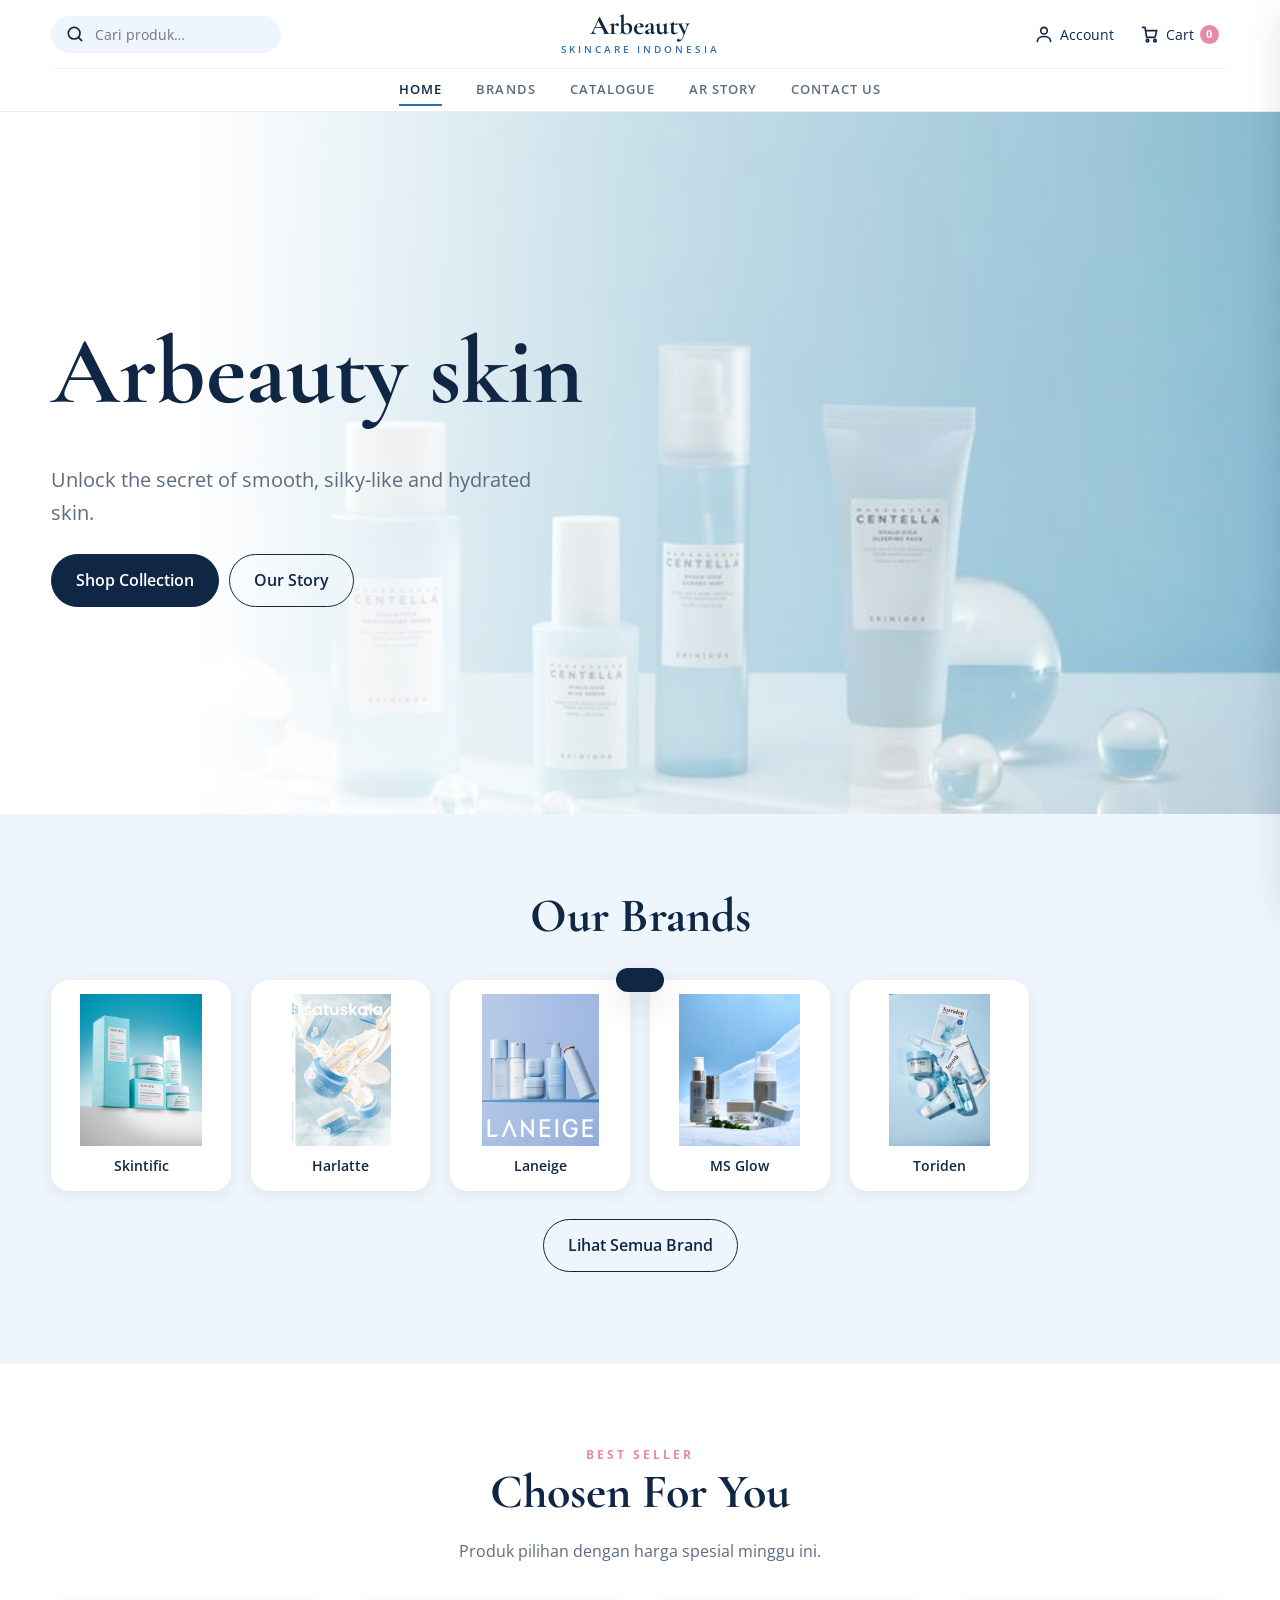
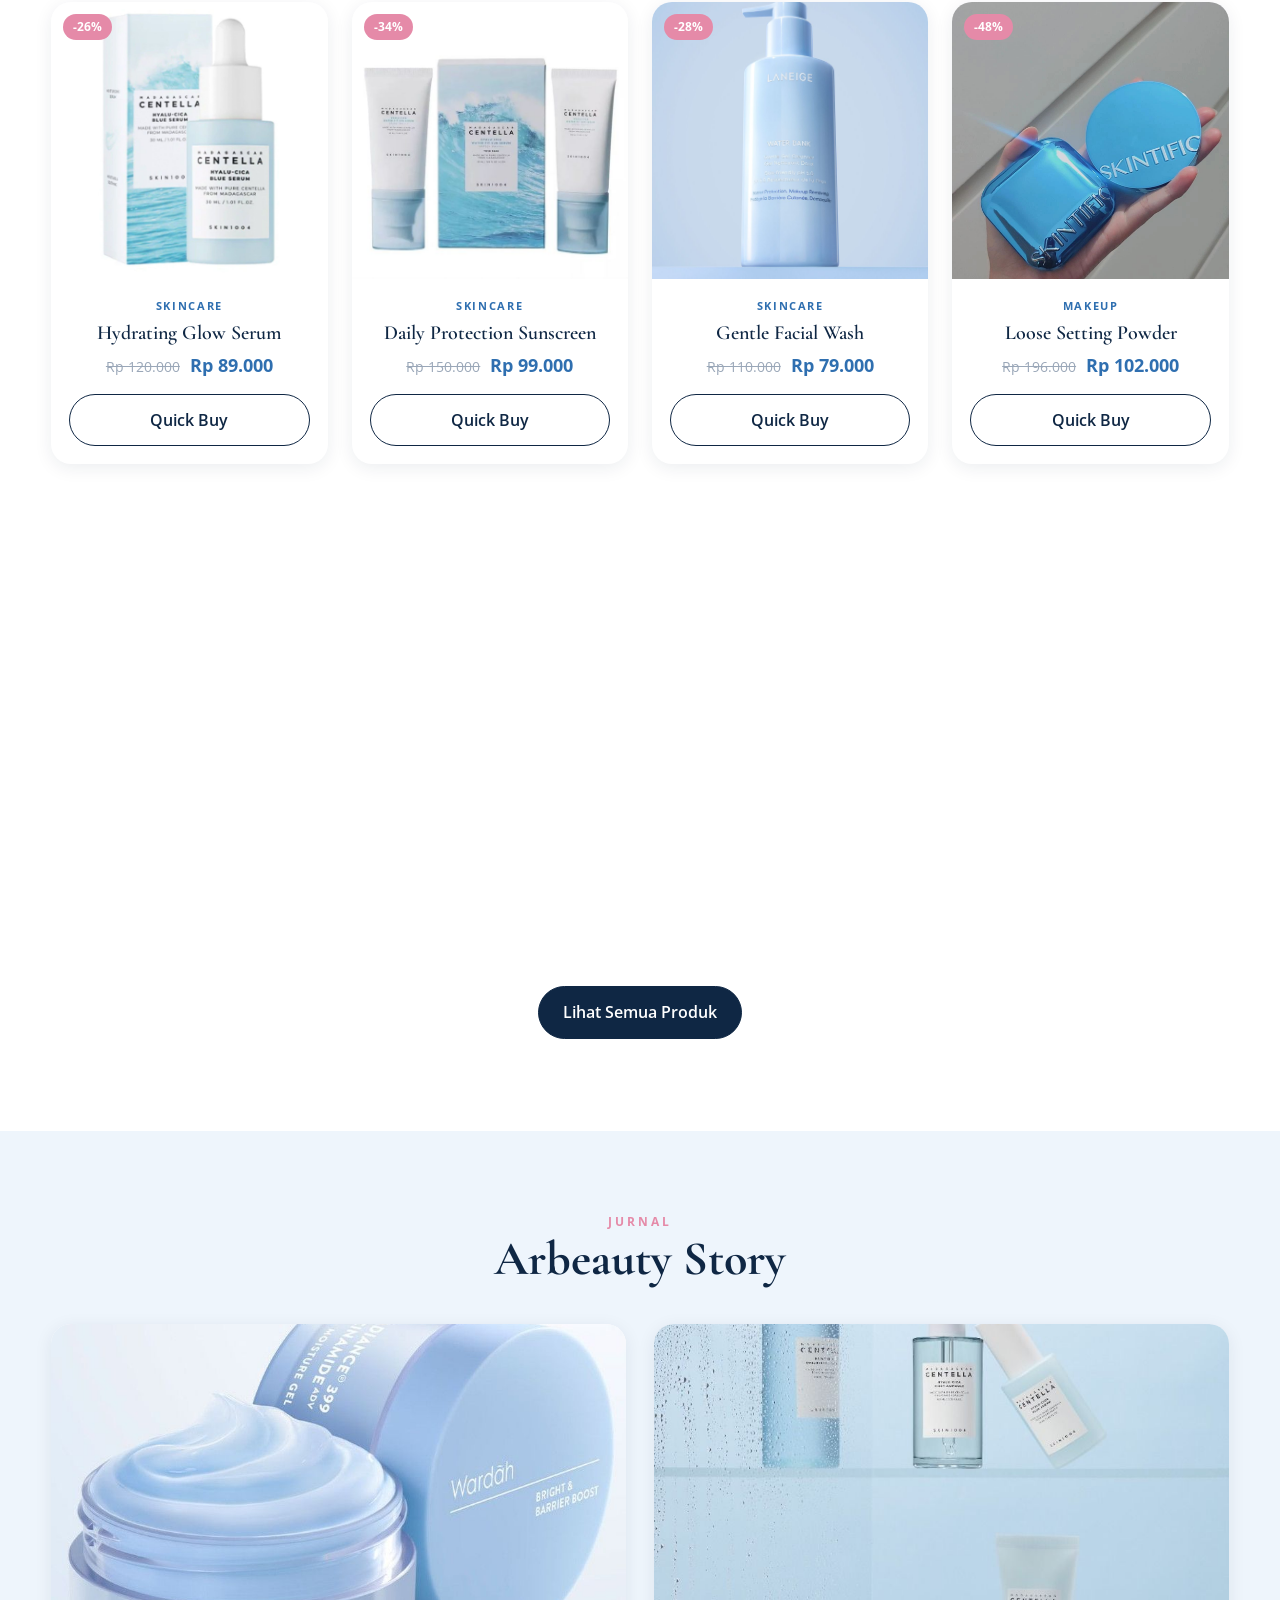
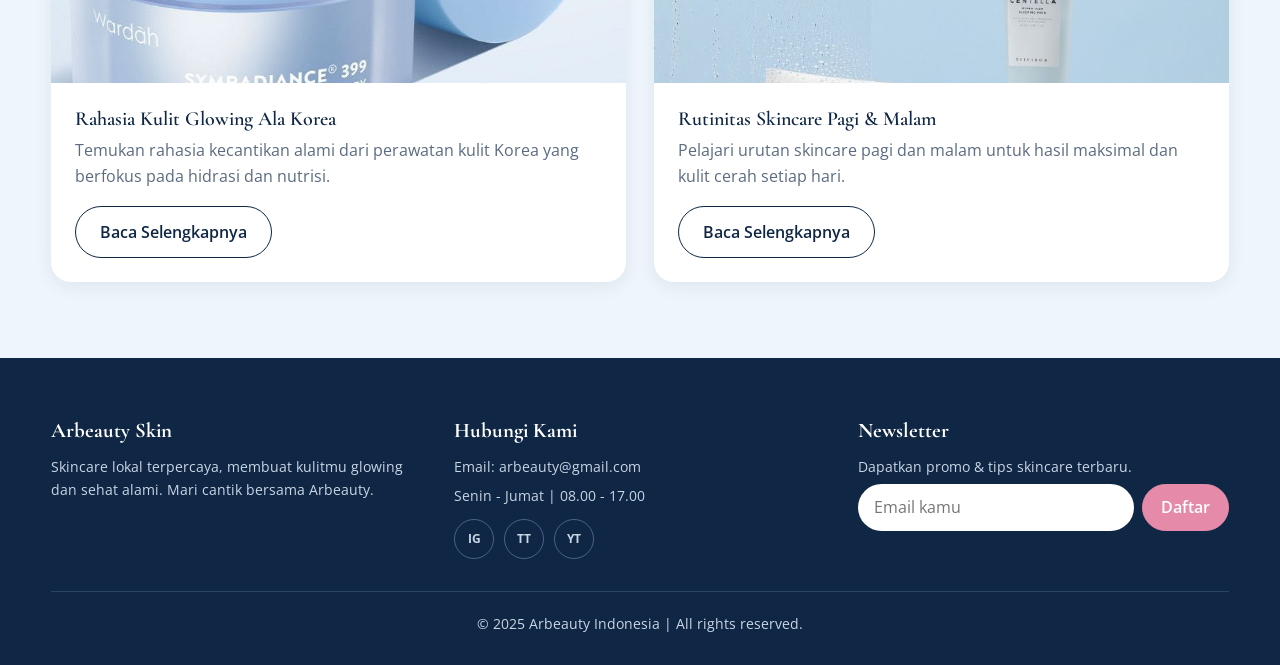
<file: index.html>
<!DOCTYPE html><html lang="id"><head><meta charset="UTF-8"><meta name="viewport" content="width=device-width,initial-scale=1"><meta name="description" content="Arbeauty Skincare Indonesia - skincare terbaik untuk kulit glowing dan sehat alami."><title>Beranda | Arbeauty Skincare Indonesia</title><link rel="icon" href="data:image/svg+xml,%3Csvg xmlns='http://www.w3.org/2000/svg' viewBox='0 0 100 100'%3E%3Ctext y='.9em' font-size='90'%3E🌸%3C/text%3E%3C/svg%3E"><link rel="preconnect" href="https://fonts.googleapis.com"><link rel="preconnect" href="https://fonts.gstatic.com" crossorigin><link href="https://fonts.googleapis.com/css2?family=Cormorant+Garamond:wght@500;700&family=Open+Sans:wght@400;600;700&display=swap" rel="stylesheet"><link rel="stylesheet" href="style.css"></head><body data-page="home"><main><section class="hero"><div class="wrap"><h1>Arbeauty skin</h1><p>Unlock the secret of smooth, silky-like and hydrated skin.</p><a class="btn" href="catalog.html">Shop Collection</a><a class="btn o" href="story.html">Our Story</a></div></section>
<section class="sec alt"><div class="wrap"><div class="ph"><small></small><h2>Our Brands</h2></div><div class="bg" id="bgrid" data-n="5"></div><p style="text-align:center;margin-top:28px"><a class="btn o" href="brands.html">Lihat Semua Brand</a></p></div></section>
<section class="sec"><div class="wrap"><div class="ph"><small>BEST SELLER</small><h2>Chosen For You</h2><p>Produk pilihan dengan harga spesial minggu ini.</p></div><div class="grid" id="grid"></div><p style="text-align:center;margin-top:36px"><a class="btn" href="catalog.html">Lihat Semua Produk</a></p></div></section>
<section class="sec alt"><div class="wrap"><div class="ph"><small>JURNAL</small><h2>Arbeauty Story</h2></div><div class="sg" id="sgrid" data-n="2"></div></div></section></main><script src="app.js"></script></body></html>
</file>
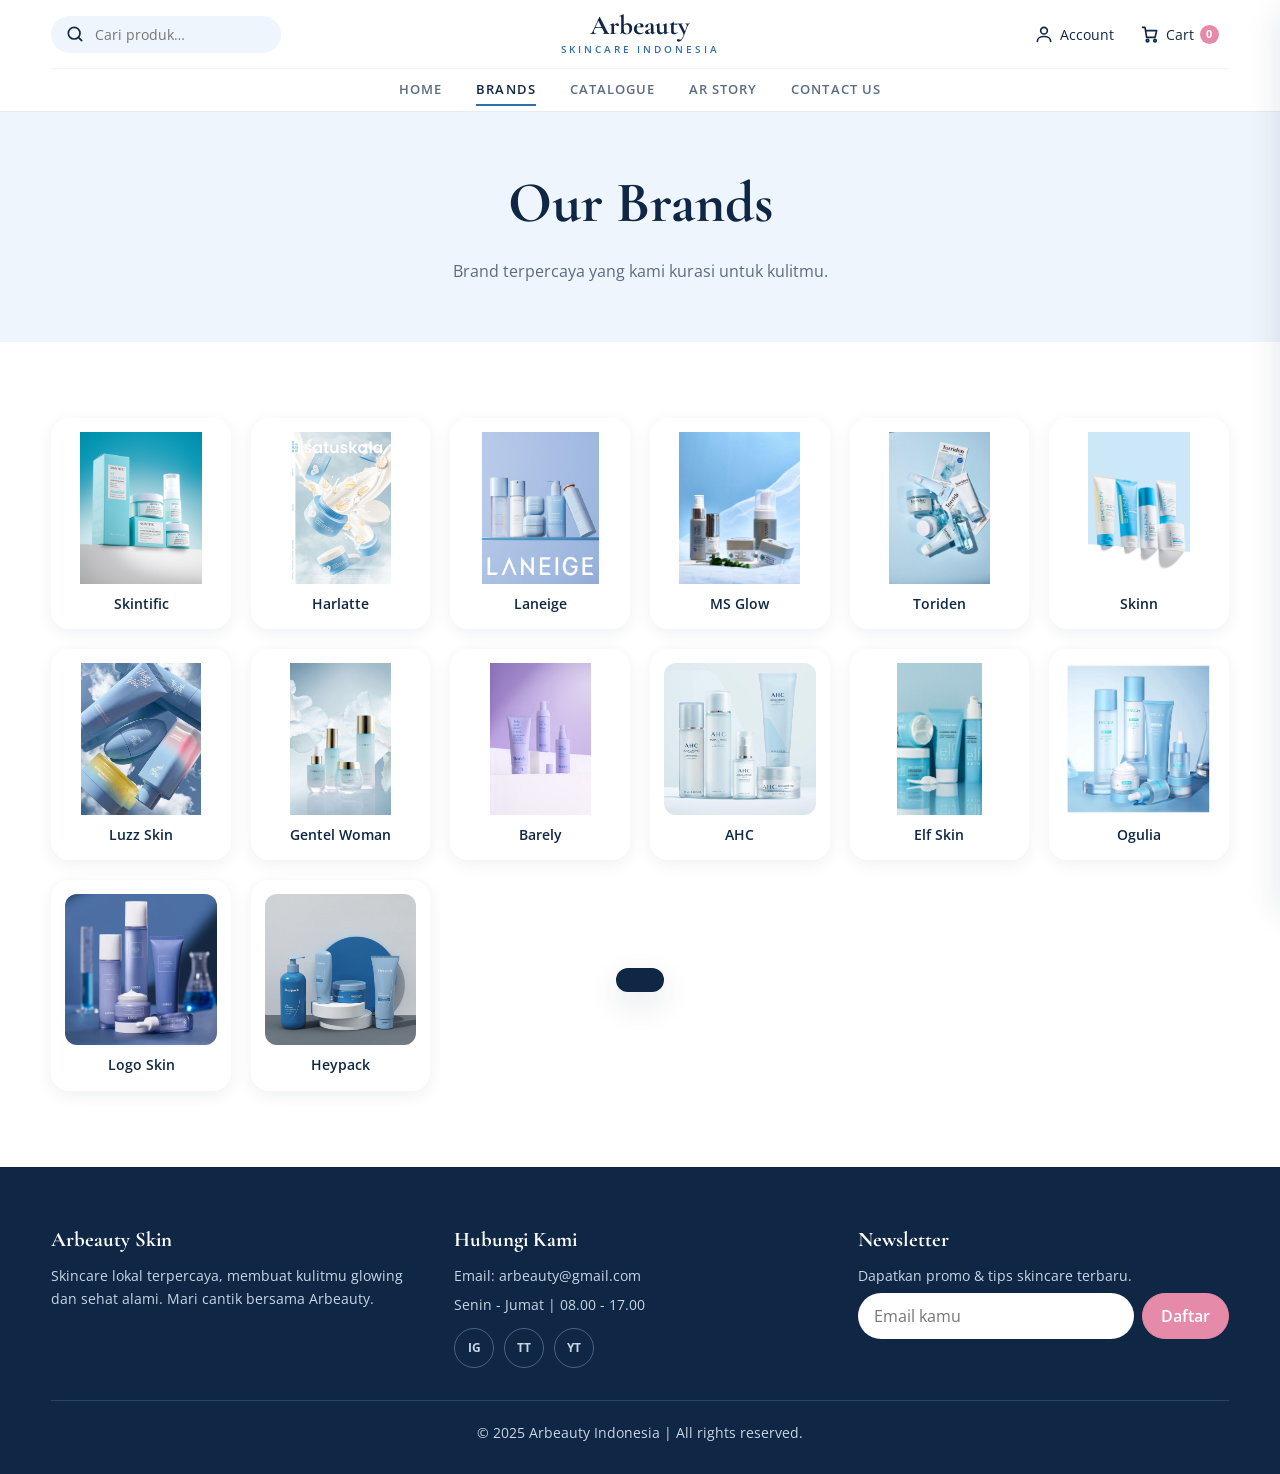
<file: brands.html>
<!DOCTYPE html><html lang="id"><head><meta charset="UTF-8"><meta name="viewport" content="width=device-width,initial-scale=1"><meta name="description" content="Brand skincare dan makeup pilihan di Arbeauty."><title>Brands | Arbeauty Skincare Indonesia</title><link rel="icon" href="data:image/svg+xml,%3Csvg xmlns='http://www.w3.org/2000/svg' viewBox='0 0 100 100'%3E%3Ctext y='.9em' font-size='90'%3E🌸%3C/text%3E%3C/svg%3E"><link rel="preconnect" href="https://fonts.googleapis.com"><link rel="preconnect" href="https://fonts.gstatic.com" crossorigin><link href="https://fonts.googleapis.com/css2?family=Cormorant+Garamond:wght@500;700&family=Open+Sans:wght@400;600;700&display=swap" rel="stylesheet"><link rel="stylesheet" href="style.css"></head><body data-page="brands"><main><section class="pg"><div class="wrap ph"><h1>Our Brands</h1><p>Brand terpercaya yang kami kurasi untuk kulitmu.</p></div></section><section class="sec"><div class="wrap"><div class="bg" id="bgrid"></div></div></section></main><script src="app.js"></script></body></html>
</file>
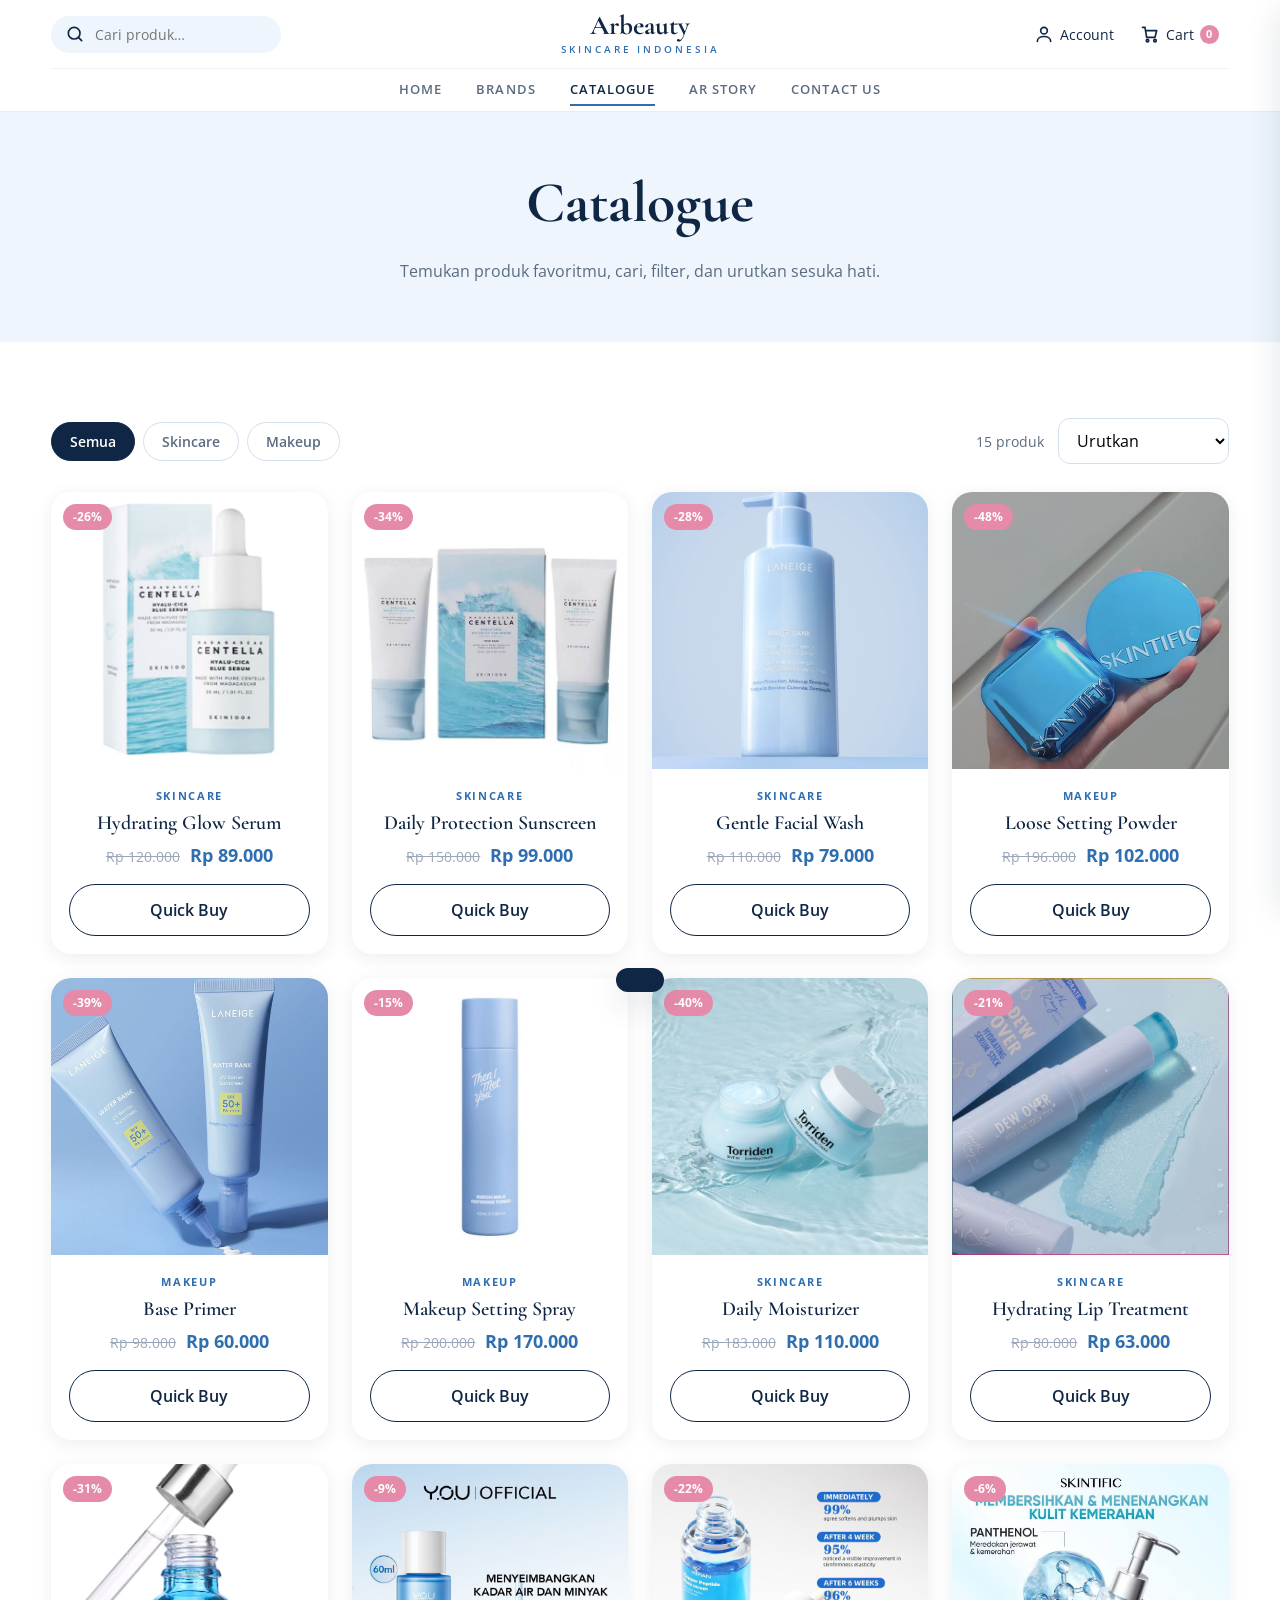
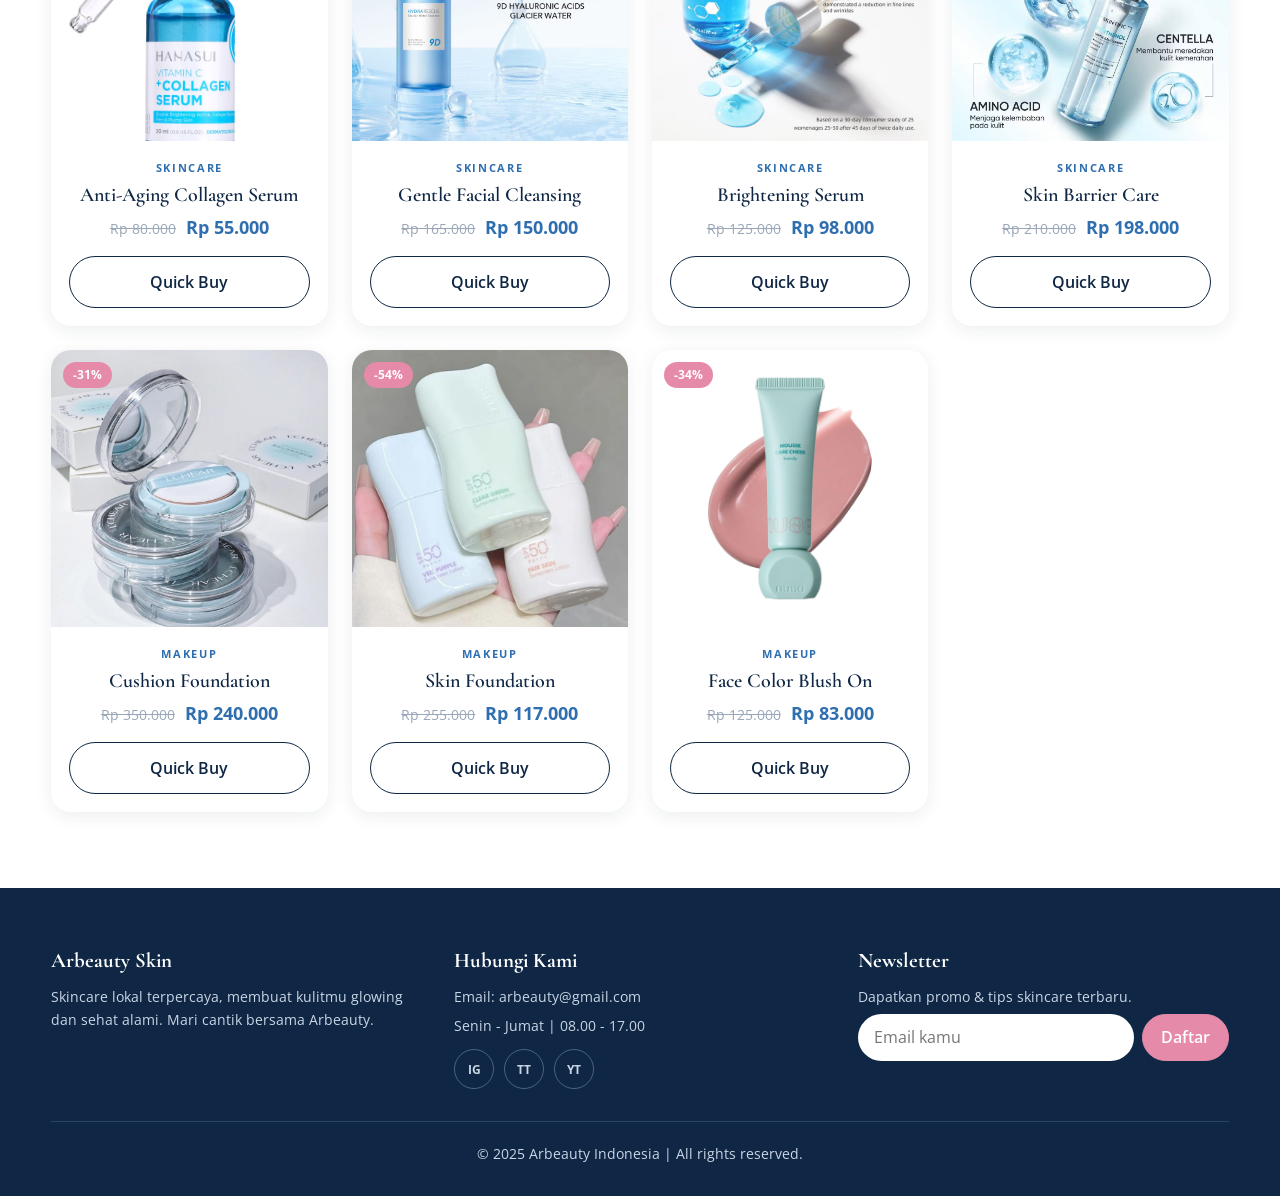
<file: catalog.html>
<!DOCTYPE html><html lang="id"><head><meta charset="UTF-8"><meta name="viewport" content="width=device-width,initial-scale=1"><meta name="description" content="Katalog lengkap skincare dan makeup Arbeauty."><title>Catalogue | Arbeauty Skincare Indonesia</title><link rel="icon" href="data:image/svg+xml,%3Csvg xmlns='http://www.w3.org/2000/svg' viewBox='0 0 100 100'%3E%3Ctext y='.9em' font-size='90'%3E🌸%3C/text%3E%3C/svg%3E"><link rel="preconnect" href="https://fonts.googleapis.com"><link rel="preconnect" href="https://fonts.gstatic.com" crossorigin><link href="https://fonts.googleapis.com/css2?family=Cormorant+Garamond:wght@500;700&family=Open+Sans:wght@400;600;700&display=swap" rel="stylesheet"><link rel="stylesheet" href="style.css"></head><body data-page="catalog"><main><section class="pg"><div class="wrap ph"><h1>Catalogue</h1><p>Temukan produk favoritmu, cari, filter, dan urutkan sesuka hati.</p></div></section><section class="sec"><div class="wrap"><div class="bar"><div class="chips"><button class="chip on" data-f="Semua">Semua</button><button class="chip" data-f="Skincare">Skincare</button><button class="chip" data-f="Makeup">Makeup</button></div><div style="display:flex;gap:14px;align-items:center"><span id="cnt" style="color:var(--mut);font-size:14px"></span><select id="sort" aria-label="Urutkan"><option value="">Urutkan</option><option value="lo">Harga terendah</option><option value="hi">Harga tertinggi</option><option value="ds">Diskon terbesar</option></select></div></div><div class="grid" id="grid"></div></div></section></main><script src="app.js"></script></body></html>
</file>
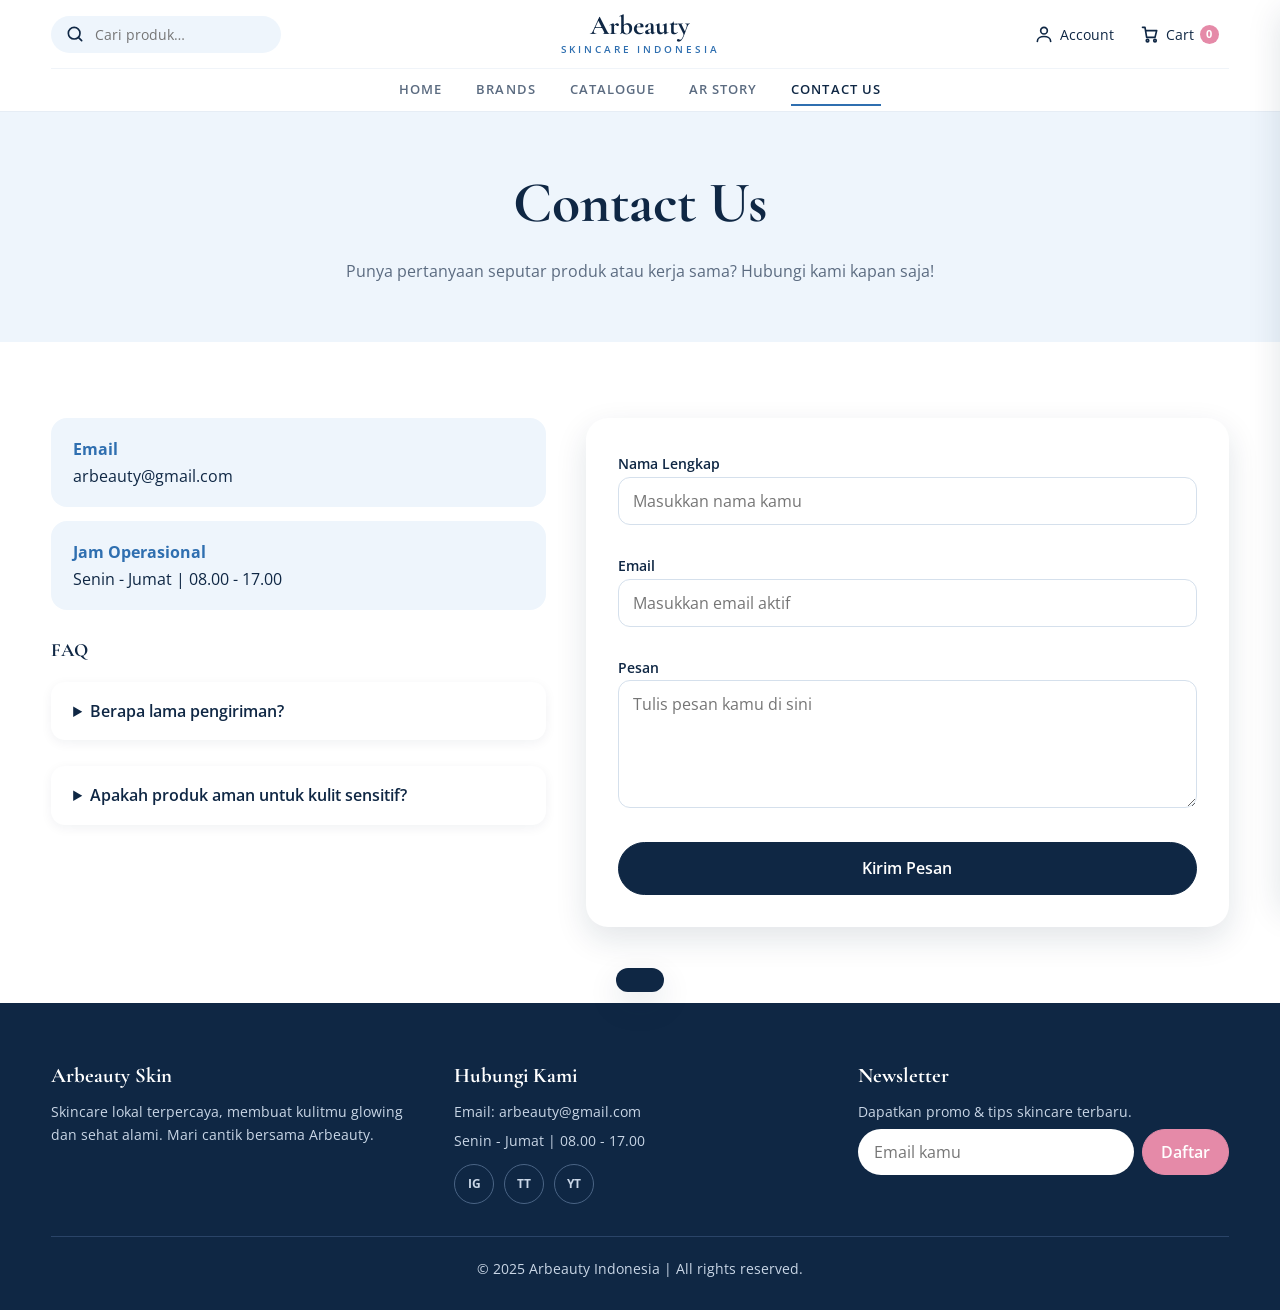
<file: contact.html>
<!DOCTYPE html><html lang="id"><head><meta charset="UTF-8"><meta name="viewport" content="width=device-width,initial-scale=1"><meta name="description" content="Hubungi tim Arbeauty untuk pertanyaan produk atau kerja sama."><title>Contact Us | Arbeauty Skincare Indonesia</title><link rel="icon" href="data:image/svg+xml,%3Csvg xmlns='http://www.w3.org/2000/svg' viewBox='0 0 100 100'%3E%3Ctext y='.9em' font-size='90'%3E🌸%3C/text%3E%3C/svg%3E"><link rel="preconnect" href="https://fonts.googleapis.com"><link rel="preconnect" href="https://fonts.gstatic.com" crossorigin><link href="https://fonts.googleapis.com/css2?family=Cormorant+Garamond:wght@500;700&family=Open+Sans:wght@400;600;700&display=swap" rel="stylesheet"><link rel="stylesheet" href="style.css"></head><body data-page="contact"><main><section class="pg"><div class="wrap ph"><h1>Contact Us</h1><p>Punya pertanyaan seputar produk atau kerja sama? Hubungi kami kapan saja!</p></div></section><section class="sec"><div class="wrap ct"><div class="info"><div><b>Email</b>arbeauty@gmail.com</div><div><b>Jam Operasional</b>Senin - Jumat | 08.00 - 17.00</div><h3 style="margin-top:16px">FAQ</h3><details><summary>Berapa lama pengiriman?</summary><p>Pengiriman memakan waktu 2-5 hari kerja tergantung lokasi.</p></details><details><summary>Apakah produk aman untuk kulit sensitif?</summary><p>Ya, produk kami dikurasi dengan formula yang lembut. Lakukan patch test terlebih dahulu.</p></details></div>
<form id="cf" class="fm" novalidate><div><label for="n">Nama Lengkap</label><input class="fi" id="n" name="n" placeholder="Masukkan nama kamu" data-e="Nama wajib diisi"><div class="er"></div></div><div><label for="e">Email</label><input class="fi" id="e" name="e" type="email" placeholder="Masukkan email aktif" data-e="Masukkan email yang valid"><div class="er"></div></div><div><label for="m">Pesan</label><textarea class="fi" id="m" name="m" rows="4" placeholder="Tulis pesan kamu di sini" data-e="Pesan minimal 10 karakter"></textarea><div class="er"></div></div><button class="btn">Kirim Pesan</button></form></div></section></main><script src="app.js"></script></body></html>
</file>
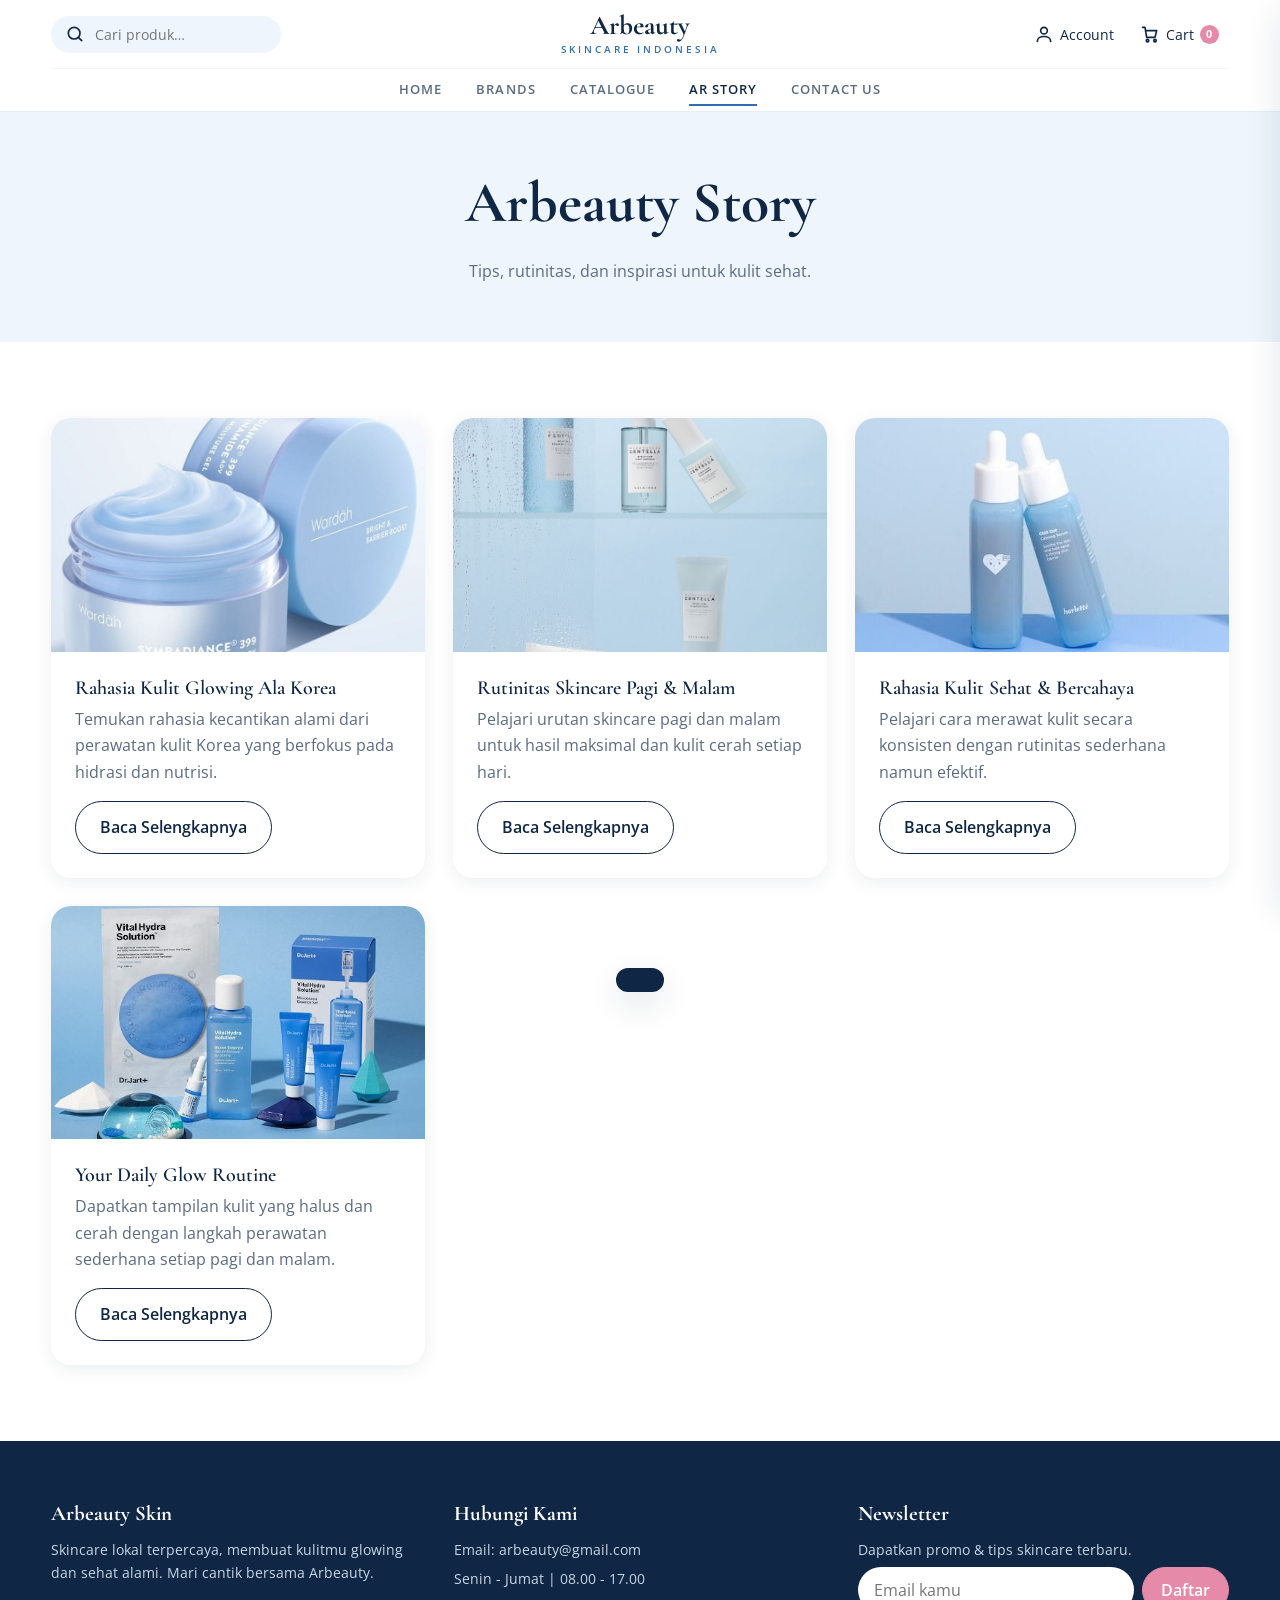
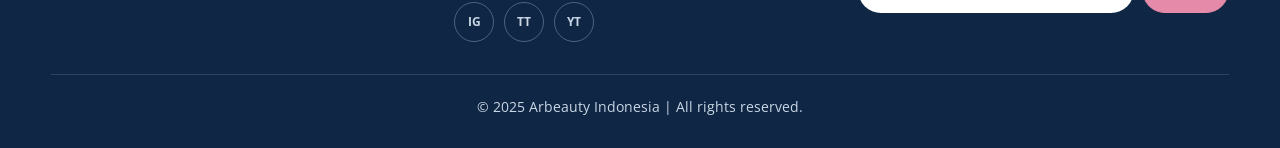
<file: story.html>
<!DOCTYPE html><html lang="id"><head><meta charset="UTF-8"><meta name="viewport" content="width=device-width,initial-scale=1"><meta name="description" content="Artikel dan tips perawatan kulit dari Arbeauty."><title>AR Story | Arbeauty Skincare Indonesia</title><link rel="icon" href="data:image/svg+xml,%3Csvg xmlns='http://www.w3.org/2000/svg' viewBox='0 0 100 100'%3E%3Ctext y='.9em' font-size='90'%3E🌸%3C/text%3E%3C/svg%3E"><link rel="preconnect" href="https://fonts.googleapis.com"><link rel="preconnect" href="https://fonts.gstatic.com" crossorigin><link href="https://fonts.googleapis.com/css2?family=Cormorant+Garamond:wght@500;700&family=Open+Sans:wght@400;600;700&display=swap" rel="stylesheet"><link rel="stylesheet" href="style.css"></head><body data-page="story"><main><section class="pg"><div class="wrap ph"><h1>Arbeauty Story</h1><p>Tips, rutinitas, dan inspirasi untuk kulit sehat.</p></div></section><section class="sec"><div class="wrap"><div class="sg" id="sgrid"></div></div></section></main><script src="app.js"></script></body></html>
</file>
<file: style.css>
:root{--ink:#0f2744;--mut:#5b6b80;--ac:#2f6fb0;--pk:#e58aa8;--soft:#eef5fc;--sh:0 12px 32px rgba(15,39,68,.12)}
*{box-sizing:border-box}html{scroll-behavior:smooth}
body{margin:0;font:16px/1.65 'Open Sans',system-ui,sans-serif;color:var(--ink);background:#fff}
img{max-width:100%;display:block}a{color:inherit;text-decoration:none}button{font:inherit;cursor:pointer}
h1,h2,h3{font-family:'Cormorant Garamond',Georgia,serif;line-height:1.1;margin:0 0 .4em}
.wrap{width:min(1180px,92%);margin:auto}.ic{width:20px;height:20px;flex:none}
.btn{display:inline-flex;align-items:center;justify-content:center;gap:.5rem;padding:.75rem 1.5rem;border-radius:99px;border:1.5px solid var(--ink);background:var(--ink);color:#fff;font-weight:600;transition:.25s}
.btn:hover{background:var(--ac);border-color:var(--ac);transform:translateY(-2px)}
.btn.o{background:transparent;color:var(--ink)}.btn.o:hover{background:var(--ink);color:#fff}
.hd{position:sticky;top:0;z-index:50;background:rgba(255,255,255,.94);backdrop-filter:blur(10px);border-bottom:1px solid #e6edf5}
.top{display:grid;grid-template-columns:1fr auto 1fr;align-items:center;padding:12px 0}
.sf{display:flex;align-items:center;gap:8px;background:var(--soft);border-radius:99px;padding:6px 14px;width:min(230px,100%)}
.sf input{border:0;background:none;outline:0;width:100%;font:inherit;font-size:14px}
.logo{font:700 1.7rem 'Cormorant Garamond',serif;text-align:center;line-height:1}
.logo small{display:block;font:600 .6rem 'Open Sans';letter-spacing:.3em;color:var(--ac);margin-top:4px}
.act{display:flex;justify-content:flex-end;gap:6px}
.ib{display:flex;align-items:center;gap:6px;background:none;border:0;padding:8px 10px;border-radius:99px;color:var(--ink);font-size:14px;position:relative}
.ib:hover{background:var(--soft)}.ib b{background:var(--pk);color:#fff;font-size:11px;min-width:19px;height:19px;border-radius:99px;display:grid;place-items:center}
.mm{display:none}
.nv{display:flex;justify-content:center;gap:34px;padding:10px 0;border-top:1px solid #f0f4f9}
.nv a{font-size:13px;font-weight:600;letter-spacing:.08em;text-transform:uppercase;color:var(--mut);position:relative}
.nv a::after{content:"";position:absolute;left:0;bottom:-5px;height:2px;width:0;background:var(--ac);transition:.3s}
.nv a:hover,.nv a.on{color:var(--ink)}.nv a:hover::after,.nv a.on::after{width:100%}
.hero{min-height:78vh;display:flex;align-items:center;background:linear-gradient(90deg,#fff 15%,rgba(255,255,255,.55) 50%,transparent),url(COVER3.jpg) center/cover}
.hero h1{font-size:clamp(3rem,8vw,6rem);font-weight:700}.hero p{font-size:1.25rem;color:var(--mut);max-width:480px;margin:0 0 1.6rem}
.hero .btn+.btn{margin-left:10px}
.sec{padding:76px 0}.sec.alt{background:var(--soft)}.ph{text-align:center;margin-bottom:38px}
.ph h2{font-size:clamp(2rem,4vw,3rem)}.ph p{color:var(--mut);margin:0}.ph small{letter-spacing:.25em;color:var(--pk);font-weight:700;font-size:12px}
.pg{padding:60px 0 20px;text-align:center;background:var(--soft)}.pg h1{font-size:clamp(2.4rem,5vw,3.6rem)}
.grid{display:grid;grid-template-columns:repeat(auto-fill,minmax(235px,1fr));gap:24px}
.card{background:#fff;border-radius:20px;overflow:hidden;box-shadow:0 4px 18px rgba(15,39,68,.08);transition:.35s;display:flex;flex-direction:column}
.card:hover{transform:translateY(-6px);box-shadow:var(--sh)}
.im{position:relative;border:0;padding:0;background:var(--soft);aspect-ratio:1;overflow:hidden}
.im img{width:100%;height:100%;object-fit:cover;transition:.5s}.card:hover .im img{transform:scale(1.06)}
.bd{position:absolute;top:12px;left:12px;background:var(--pk);color:#fff;font-size:12px;font-weight:700;padding:3px 10px;border-radius:99px}
.cb{padding:18px;text-align:center;display:flex;flex-direction:column;gap:6px;flex:1}
.cb small{color:var(--ac);font-weight:700;letter-spacing:.15em;text-transform:uppercase;font-size:11px}
.cb h3{font:600 1.25rem 'Cormorant Garamond',serif;margin:0}.pr{display:flex;justify-content:center;gap:10px;align-items:baseline;margin-bottom:8px}
.pr del{color:#9aa7b8;font-size:14px}.pr b{font-size:1.1rem;color:var(--ac)}.cb .btn{margin-top:auto}
.bg{display:grid;grid-template-columns:repeat(auto-fill,minmax(170px,1fr));gap:20px}
.bc{background:#fff;border-radius:18px;padding:14px;text-align:center;box-shadow:0 4px 16px rgba(15,39,68,.07);transition:.3s;font-weight:600;font-size:14px}
.bc:hover{transform:translateY(-5px);box-shadow:var(--sh)}.bc img{width:100%;aspect-ratio:1;object-fit:contain;border-radius:12px;margin-bottom:8px}
.sg{display:grid;grid-template-columns:repeat(auto-fit,minmax(300px,1fr));gap:28px}
.sc img{width:100%;aspect-ratio:16/10;object-fit:cover}.sc .cb{text-align:left;padding:24px}.sc p{color:var(--mut);margin:0 0 10px}
.bar{display:flex;flex-wrap:wrap;gap:12px;justify-content:space-between;align-items:center;margin-bottom:28px}
.chips{display:flex;gap:8px;flex-wrap:wrap}.chip{border:1.5px solid #d5e0ec;background:#fff;border-radius:99px;padding:7px 18px;font-size:14px;font-weight:600;color:var(--mut)}
.chip.on,.chip:hover{background:var(--ink);border-color:var(--ink);color:#fff}
select,.fi{font:inherit;border:1.5px solid #d5e0ec;border-radius:12px;padding:10px 14px;background:#fff;width:100%}.bar select{width:auto}
.fi:focus,select:focus{outline:0;border-color:var(--ac);box-shadow:0 0 0 3px rgba(47,111,176,.15)}.fi.bad{border-color:#d9534f}
.empty{text-align:center;padding:60px 0;color:var(--mut);grid-column:1/-1}
.ct{display:grid;grid-template-columns:1fr 1.3fr;gap:40px;align-items:start}
.info{display:grid;gap:14px}.info div{background:var(--soft);border-radius:16px;padding:18px 22px}.info b{display:block;color:var(--ac)}
.fm{background:#fff;padding:32px;border-radius:22px;box-shadow:var(--sh);display:grid;gap:14px}.fm label{font-weight:600;font-size:14px}.er{color:#d9534f;font-size:13px;min-height:1em}
details{background:#fff;border-radius:14px;padding:16px 22px;margin-bottom:12px;box-shadow:0 3px 12px rgba(15,39,68,.06)}summary{font-weight:600;cursor:pointer}details p{color:var(--mut);margin:10px 0 0}
.ft{background:var(--ink);color:#c9d6e6;padding:60px 0 24px;margin-top:0}.ft h4{color:#fff;font:700 1.3rem 'Cormorant Garamond',serif;margin:0 0 12px}
.fg{display:grid;grid-template-columns:repeat(auto-fit,minmax(220px,1fr));gap:32px;margin-bottom:32px}.ft p{margin:0 0 6px;font-size:14px}
.ft a:hover{color:#fff}.soc{display:flex;gap:10px}.soc a{width:40px;height:40px;border-radius:50%;border:1px solid #4a6485;display:grid;place-items:center;font-size:12px;font-weight:700;transition:.25s}.soc a:hover{background:var(--pk);border-color:var(--pk)}
.nl{display:flex;gap:8px}.nl input{flex:1;min-width:0;border-radius:99px;border:0;padding:10px 16px;font:inherit}.nl .btn{background:var(--pk);border-color:var(--pk);padding:8px 18px}
.cp{border-top:1px solid #2a4468;padding-top:20px;text-align:center;font-size:13px}
.ov{position:fixed;inset:0;background:rgba(15,39,68,.45);opacity:0;pointer-events:none;transition:.3s;z-index:90}.ov.on{opacity:1;pointer-events:auto}
.dr{position:fixed;top:0;right:0;height:100%;width:min(420px,100%);background:#fff;z-index:100;transform:translateX(100%);transition:.35s;display:flex;flex-direction:column;box-shadow:var(--sh)}.dr.on{transform:none}
.dh{display:flex;justify-content:space-between;align-items:center;padding:20px 24px;border-bottom:1px solid #e6edf5}.dh h3{margin:0;font-size:1.6rem}
.db{flex:1;overflow:auto;padding:16px 24px}.df{padding:20px 24px;border-top:1px solid #e6edf5}.tot{display:flex;justify-content:space-between;font-weight:700;font-size:1.1rem;margin-bottom:14px}.df .btn{width:100%}
.ci{display:grid;grid-template-columns:64px 1fr auto;gap:14px;align-items:center;padding:12px 0;border-bottom:1px solid #f0f4f9}
.ci img{width:64px;height:64px;object-fit:cover;border-radius:12px}.ci h5{margin:0;font-size:14px}.ci small{color:var(--ac);font-weight:700}
.qt{display:inline-flex;align-items:center;gap:8px;margin-top:6px}.qt button{width:26px;height:26px;border-radius:50%;border:1px solid #d5e0ec;background:#fff}.qt button:hover{background:var(--ink);color:#fff}
.ib.rm{padding:6px;color:#b4c0d0}.ib.rm:hover{color:#d9534f}
dialog{border:0;border-radius:24px;padding:32px;width:min(460px,92%);box-shadow:var(--sh);position:fixed}dialog::backdrop{background:rgba(15,39,68,.5)}
dialog .x{position:absolute;top:14px;right:14px;background:none;border:0;padding:6px;border-radius:50%}dialog h3{font-size:1.9rem}dialog p{color:var(--mut)}dialog form{display:grid;gap:12px}
dialog .qv{width:100%;aspect-ratio:1;object-fit:cover;border-radius:16px;margin-bottom:14px}
.tz{position:fixed;left:50%;bottom:28px;transform:translate(-50%,120px);background:var(--ink);color:#fff;padding:12px 24px;border-radius:99px;z-index:200;transition:.4s;box-shadow:var(--sh);font-size:14px}.tz.on{transform:translate(-50%,0)}
.rv{opacity:0;transform:translateY(22px);transition:opacity .6s,transform .6s}.rv.in{opacity:1;transform:none}
:focus-visible{outline:3px solid var(--pk);outline-offset:2px}
@media(max-width:820px){.top{grid-template-columns:auto 1fr auto}.sf{display:none}.logo{text-align:left;font-size:1.4rem}.mm{display:flex}.ib span{display:none}
.nv{display:none;flex-direction:column;gap:0;padding:6px 0}.nv.on{display:flex}.nv a{padding:12px 4%}.ct{grid-template-columns:1fr}.hero{background:linear-gradient(180deg,rgba(255,255,255,.88),rgba(255,255,255,.55)),url(COVER3.jpg) center/cover}}
@media(prefers-reduced-motion:reduce){*{transition:none!important;scroll-behavior:auto}.rv{opacity:1;transform:none}}
</file>
